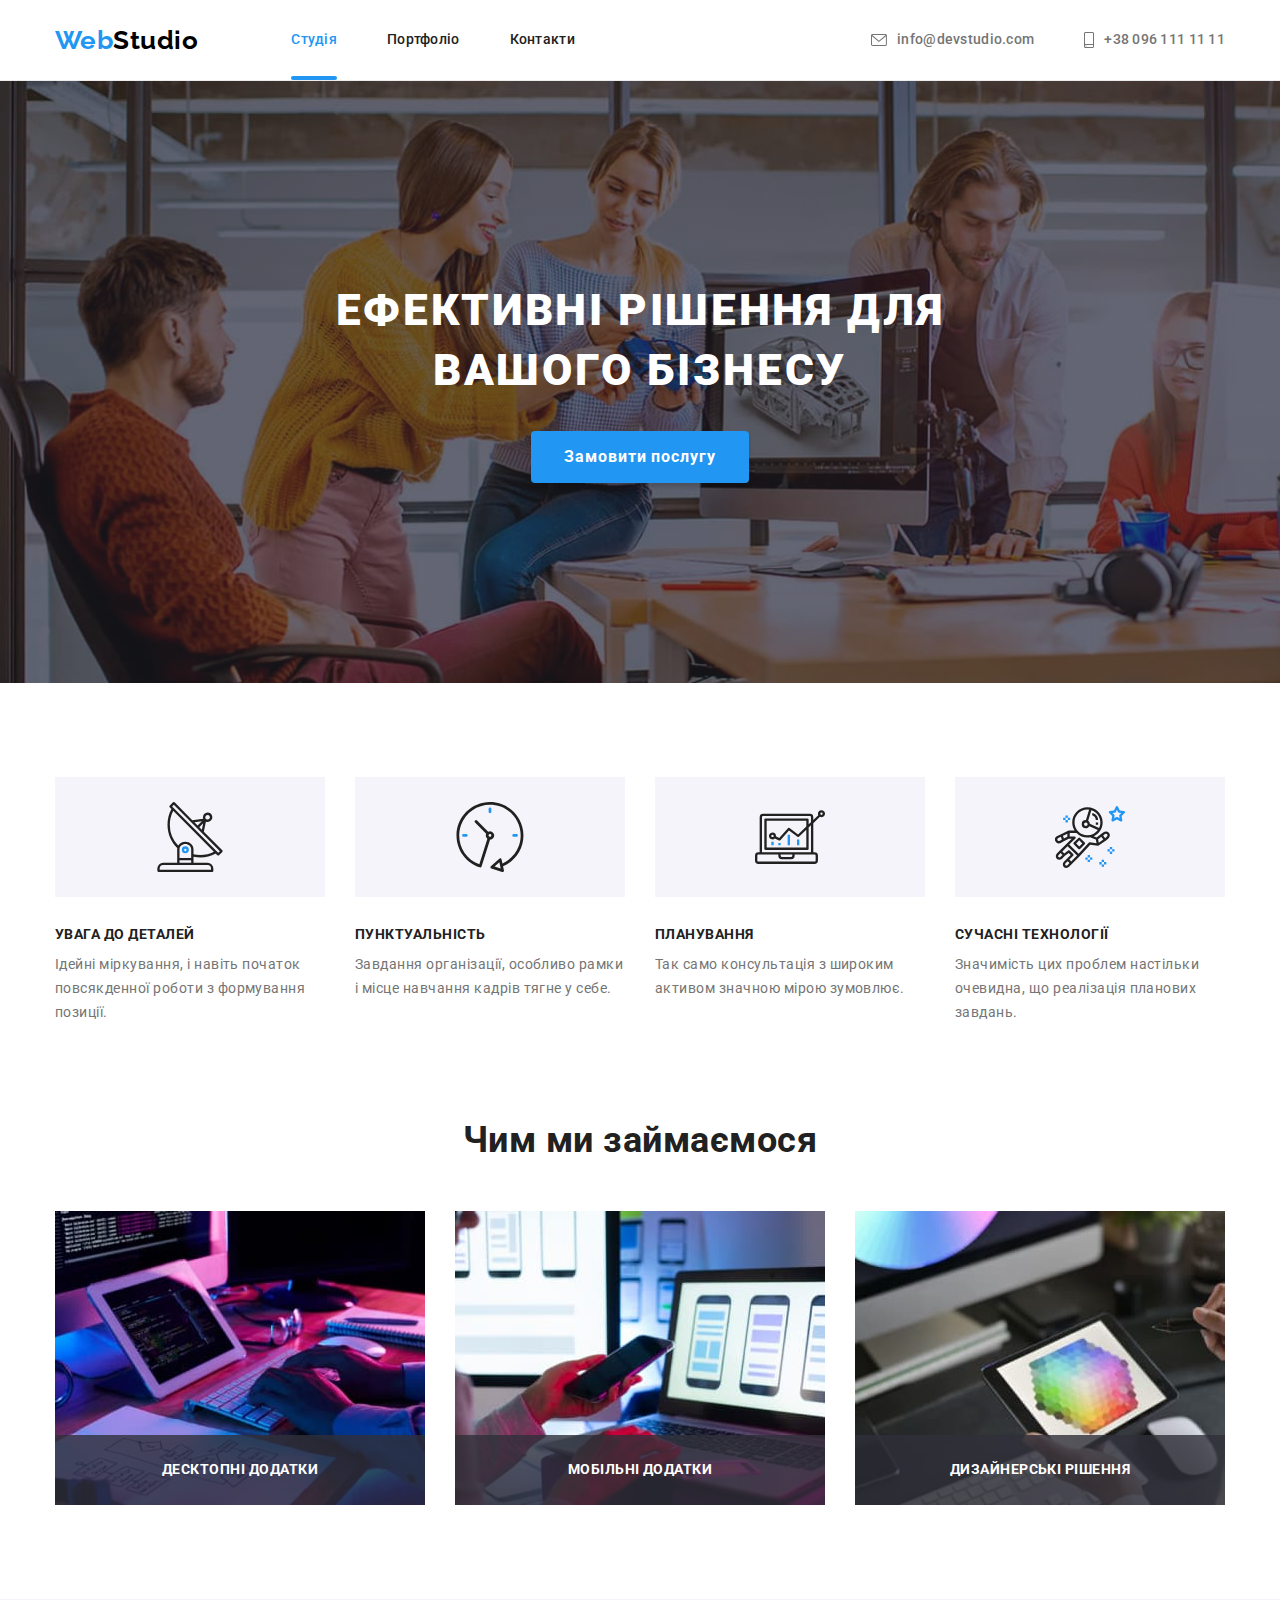
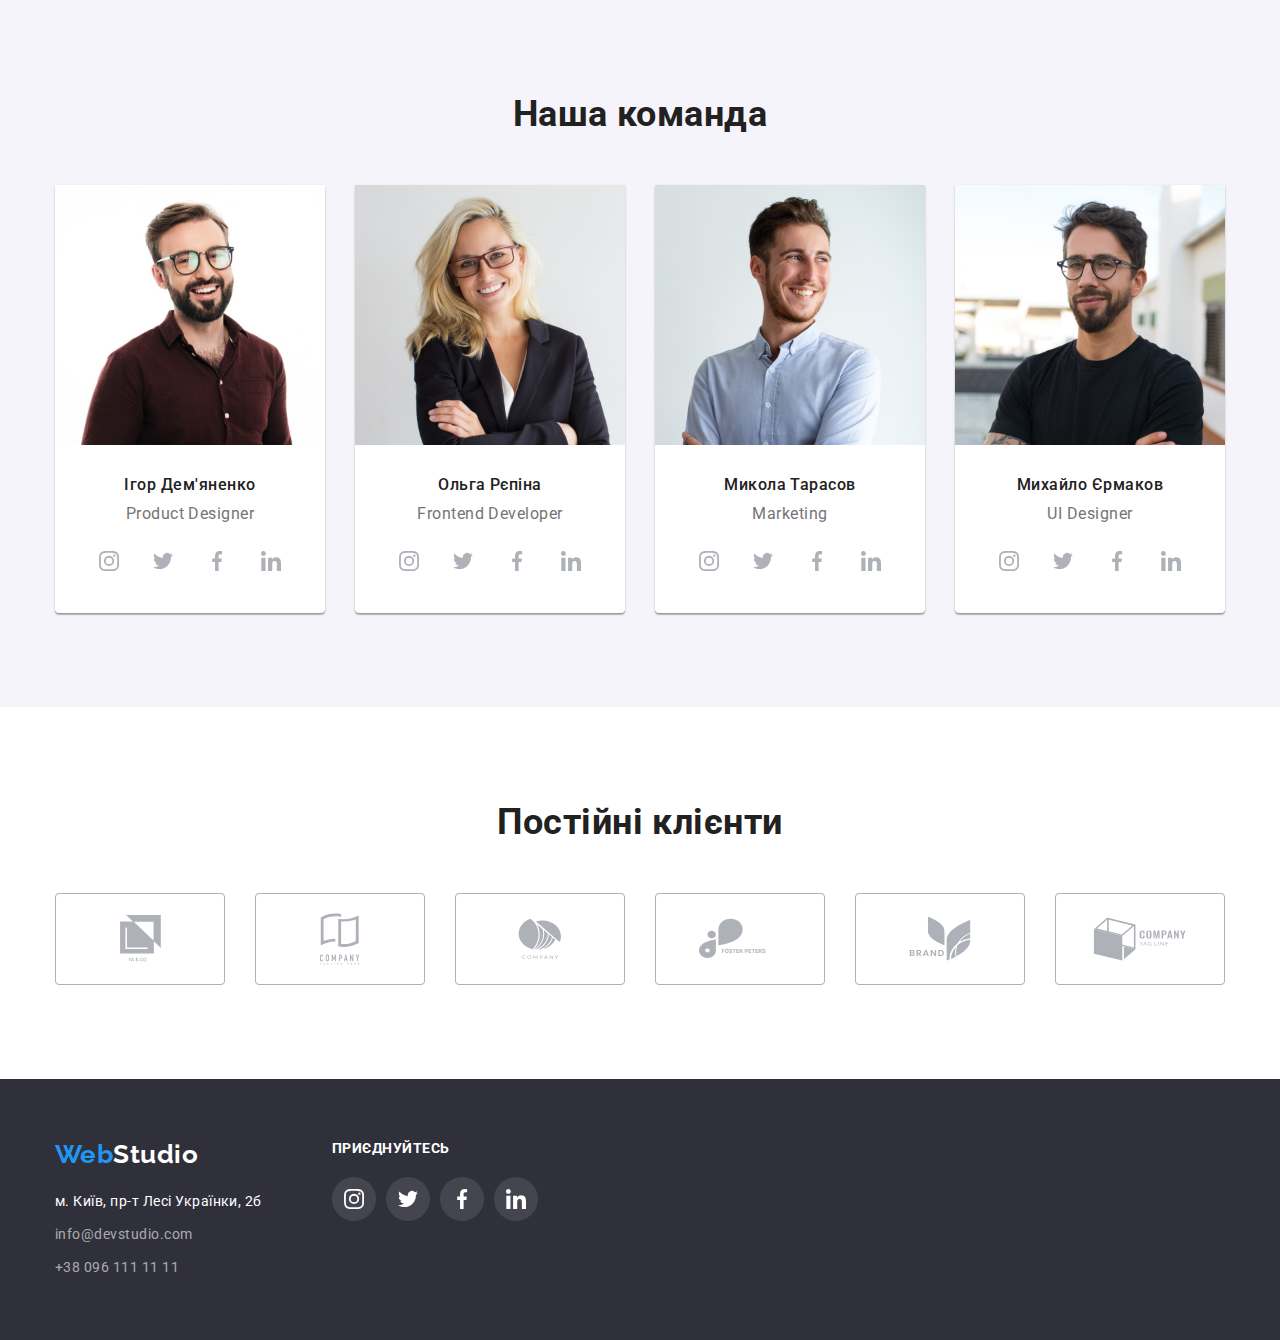
<file: index.html>
<!DOCTYPE html>
<html lang="uk">
  <head>
    <meta charset="UTF-8" />
    <meta http-equiv="X-UA-Compatible" content="IE=edge" />
    <meta name="viewport" content="width=device-width, initial-scale=1.0" />
    <title>Студія</title>
    <link rel="preconnect" href="https://fonts.googleapis.com" />
    <link rel="preconnect" href="https://fonts.gstatic.com" crossorigin />
    <link
      href="https://fonts.googleapis.com/css2?family=Raleway:wght@700&family=Roboto:wght@400;500;700;900&display=swap"
      rel="stylesheet"
    />
    <link
      rel="stylesheet"
      href="https://cdnjs.cloudflare.com/ajax/libs/modern-normalize/1.1.0/modern-normalize.min.css"
    />
    <link rel="stylesheet" href="./css/styles.css" />
  </head>
  <body>
    <!-- Шапка сайта -->
    <header class="page-header">
      <div class="container">
        <nav class="page-nav">
          <a
            href="http://devstudio.com/"
            class="logo-header"
            target="_blank"
            rel="noopener nofollow noreferrer"
          >
            <span class="logo-web">Web</span>Studio
          </a>

          <ul class="site-nav">
            <li class="item"><a href="" class="link current">Студія</a></li>
            <li class="item">
              <a href="./portfolio.html" class="link">Портфоліо</a>
            </li>
            <li class="item"><a href="" class="link">Контакти</a></li>
          </ul>
        </nav>

        <ul class="contact">
          <li class="item">
            <a href="mailto:info@devstudio.com" class="contact-mail">
              <svg class="icon-mail" width="16" height="12">
                <use href="./images/icons.svg#icon-mail"></use>
              </svg>
              info@devstudio.com</a
            >
          </li>
          <li class="item">
            <a href="tel:+380961111111" class="contact-tel"
              ><svg class="icon-tel" width="10" height="16">
                <use href="./images/icons.svg#icon-smartphone"></use>
              </svg>
              +38 096 111 11 11</a
            >
          </li>
        </ul>
      </div>
    </header>

    <main>
      <!-- Ефективні рішення Герой  -->
      <section class="section hero">
        <div class="container">
          <h1 class="hero-title">Ефективні рішення для вашого бізнесу</h1>
          <button type="button" class="btn" data-modal-open>
            Замовити послугу
          </button>
        </div>
      </section>

      <!-- Заголовок Особливості потом скрыть в стилях -->
      <section class="section">
        <div class="container">
          <h2 class="feature-title visually-hidden">Особливості</h2>
          <ul class="feature-list">
            <li class="feature-item">
              <div class="icon-feature">
                <svg width="70" height="70">
                  <use href="./images/icons.svg#icon-antenna"></use>
                </svg>
              </div>
              <h3 class="title">Увага до деталей</h3>
              <p class="feature-text">
                Ідейні міркування, &#105; навіть початок повсякденної роботи з
                формування позиції.
              </p>
            </li>
            <li class="feature-item">
              <div class="icon-feature">
                <svg width="70" height="70">
                  <use href="./images/icons.svg#icon-clock"></use>
                </svg>
              </div>
              <h3 class="title">Пунктуальність</h3>
              <p class="feature-text">
                Завдання організації, особливо рамки &#105; місце навчання
                кадрів тягне у себе.
              </p>
            </li>
            <li class="feature-item">
              <div class="icon-feature">
                <svg width="70" height="70">
                  <use href="./images/icons.svg#icon-diagram"></use>
                </svg>
              </div>
              <h3 class="title">Планування</h3>
              <p class="feature-text">
                Так само консультація з широким активом значною мірою зумовлює.
              </p>
            </li>
            <li class="feature-item">
              <div class="icon-feature">
                <svg width="70" height="70">
                  <use href="./images/icons.svg#icon-astronaut"></use>
                </svg>
              </div>
              <h3 class="title">Сучасні технології</h3>
              <p class="feature-text">
                Значимість цих проблем настільки очевидна, що реалізація
                планових завдань.
              </p>
            </li>
          </ul>
        </div>
      </section>

      <!-- Чим ми займаємося -->
      <section class="section labor">
        <div class="container">
          <h2 class="labor-title">Чим ми займаємося</h2>

          <ul class="labor-list">
            <li class="labor-img">
              <img
                src="./images/box1.jpg"
                alt="Людина набирає код на клавіатурі"
                width="370"
                height="294"
              />
              <div class="labor-box">
                <p class="labor-text">Десктопні додатки</p>
              </div>
            </li>
            <li class="labor-img">
              <img
                src="./images/box2.jpg"
                alt="Вибір макету мобільного додатку"
                width="370"
                height="294"
              />
              <div class="labor-box">
                <p class="labor-text">Мобільні додатки</p>
              </div>
            </li>
            <li class="labor-img">
              <img
                src="./images/box3.jpg"
                alt="Кольорова палітра на планшеті"
                width="370"
                height="294"
              />
              <div class="labor-box">
                <p class="labor-text">Дизайнерські рішення</p>
              </div>
            </li>
          </ul>
        </div>
      </section>

      <!-- Наша команда -->
      <section class="section team">
        <div class="container">
          <h2 class="team-title">Наша команда</h2>
          <ul class="team-list">
            <li class="team-card">
              <img
                src="./images/teamcard1.jpg"
                alt="Молодий чоловік в окулярах посміхається"
                width="270"
                height="260"
              />
              <div class="team-name">
                <h3 class="member">Ігор Дем'яненко</h3>
                <p lang="en" class="rank">Product Designer</p>
                <ul class="icon-list">
                  <li class="icon">
                    <a class="icon-link" href="https://www.instagram.com/">
                      <svg
                        aria-label="іконка інстаграму"
                        class="icon-team"
                        width="20"
                        height="20"
                      >
                        <use href="./images/icons.svg#icon-instagram"></use>
                      </svg>
                    </a>
                  </li>
                  <li class="icon">
                    <a class="icon-link" href="https://twitter.com/">
                      <svg
                        aria-label="іконка твіттера"
                        class="icon-team"
                        width="20"
                        height="20"
                      >
                        <use href="./images/icons.svg#icon-twitter"></use>
                      </svg>
                    </a>
                  </li>
                  <li class="icon">
                    <a class="icon-link" href="https://www.facebook.com/">
                      <svg
                        aria-label="іконка фейсбуку"
                        class="icon-team"
                        width="20"
                        height="20"
                      >
                        <use href="./images/icons.svg#icon-facebook"></use>
                      </svg>
                    </a>
                  </li>
                  <li class="icon">
                    <a class="icon-link" href="https://www.linkedin.com/">
                      <svg
                        aria-label="іконка линкедін"
                        class="icon-team"
                        width="20"
                        height="20"
                      >
                        <use href="./images/icons.svg#icon-linkedin"></use>
                      </svg>
                    </a>
                  </li>
                </ul>
              </div>
            </li>
            <li class="team-card">
              <img
                src="./images/teamcard2.jpg"
                alt="Усміхнена жінка"
                width="270"
                height="260"
              />
              <div class="team-name">
                <h3 class="member">Ольга Рєпіна</h3>
                <p lang="en" class="rank">Frontend Developer</p>
                <ul class="icon-list">
                  <li class="icon">
                    <a class="icon-link" href="https://www.instagram.com/">
                      <svg
                        aria-label="іконка інстаграму"
                        class="icon-team"
                        width="20"
                        height="20"
                      >
                        <use href="./images/icons.svg#icon-instagram"></use>
                      </svg>
                    </a>
                  </li>
                  <li class="icon">
                    <a class="icon-link" href="https://twitter.com/">
                      <svg
                        aria-label="іконка твіттера"
                        class="icon-team"
                        width="20"
                        height="20"
                      >
                        <use href="./images/icons.svg#icon-twitter"></use>
                      </svg>
                    </a>
                  </li>
                  <li class="icon">
                    <a class="icon-link" href="https://www.facebook.com/">
                      <svg
                        aria-label="іконка фейсбуку"
                        class="icon-team"
                        width="20"
                        height="20"
                      >
                        <use href="./images/icons.svg#icon-facebook"></use>
                      </svg>
                    </a>
                  </li>
                  <li class="icon">
                    <a class="icon-link" href="https://www.linkedin.com/">
                      <svg
                        aria-label="іконка линкедін"
                        class="icon-team"
                        width="20"
                        height="20"
                      >
                        <use href="./images/icons.svg#icon-linkedin"></use>
                      </svg>
                    </a>
                  </li>
                </ul>
              </div>
            </li>
            <li class="team-card">
              <img
                src="./images/teamcard3.jpg"
                alt="Молодий чоловік у світлій сорочці"
                width="270"
                height="260"
              />
              <div class="team-name">
                <h3 class="member">Микола Тарасов</h3>
                <p lang="en" class="rank">Marketing</p>
                <ul class="icon-list">
                  <li class="icon">
                    <a class="icon-link" href="https://www.instagram.com/">
                      <svg
                        aria-label="іконка інстаграму"
                        class="icon-team"
                        width="20"
                        height="20"
                      >
                        <use href="./images/icons.svg#icon-instagram"></use>
                      </svg>
                    </a>
                  </li>
                  <li class="icon">
                    <a class="icon-link" href="https://twitter.com/">
                      <svg
                        aria-label="іконка твіттера"
                        class="icon-team"
                        width="20"
                        height="20"
                      >
                        <use href="./images/icons.svg#icon-twitter"></use>
                      </svg>
                    </a>
                  </li>
                  <li class="icon">
                    <a class="icon-link" href="https://www.facebook.com/">
                      <svg
                        aria-label="іконка фейсбуку"
                        class="icon-team"
                        width="20"
                        height="20"
                      >
                        <use href="./images/icons.svg#icon-facebook"></use>
                      </svg>
                    </a>
                  </li>
                  <li class="icon">
                    <a class="icon-link" href="https://www.linkedin.com/">
                      <svg
                        aria-label="іконка линкедін"
                        class="icon-team"
                        width="20"
                        height="20"
                      >
                        <use href="./images/icons.svg#icon-linkedin"></use>
                      </svg>
                    </a>
                  </li>
                </ul>
              </div>
            </li>
            <li class="team-card">
              <img
                src="./images/teamcard4.jpg"
                alt="Молодий чоловік в окулярах та с бородою"
                width="270"
                height="260"
              />
              <div class="team-name">
                <h3 class="member">Михайло Єрмаков</h3>
                <p lang="en" class="rank">UI Designer</p>
                <ul class="icon-list">
                  <li class="icon">
                    <a class="icon-link" href="https://www.instagram.com/">
                      <svg
                        aria-label="іконка інстаграму"
                        class="icon-team"
                        width="20"
                        height="20"
                      >
                        <use href="./images/icons.svg#icon-instagram"></use>
                      </svg>
                    </a>
                  </li>
                  <li class="icon">
                    <a class="icon-link" href="https://twitter.com/">
                      <svg
                        aria-label="іконка твіттера"
                        class="icon-team"
                        width="20"
                        height="20"
                      >
                        <use href="./images/icons.svg#icon-twitter"></use>
                      </svg>
                    </a>
                  </li>
                  <li class="icon">
                    <a class="icon-link" href="https://www.facebook.com/">
                      <svg
                        aria-label="іконка фейсбуку"
                        class="icon-team"
                        width="20"
                        height="20"
                      >
                        <use href="./images/icons.svg#icon-facebook"></use>
                      </svg>
                    </a>
                  </li>
                  <li class="icon">
                    <a class="icon-link" href="https://www.linkedin.com/">
                      <svg
                        aria-label="іконка линкедін"
                        class="icon-team"
                        width="20"
                        height="20"
                      >
                        <use href="./images/icons.svg#icon-linkedin"></use>
                      </svg>
                    </a>
                  </li>
                </ul>
              </div>
            </li>
          </ul>
        </div>
      </section>

      <!-- Постійні клієнти -->
      <section class="section">
        <div class="container">
          <h2 class="clients-title">Постійні клієнти</h2>

          <ul class="clients-list">
            <li class="clients-item">
              <a class="clients-link" href="">
                <svg
                  class="clients-icon"
                  aria-label="логотип компанії я та компані"
                  width="41"
                  height="46.7"
                >
                  <use href="./images/icons.svg#icon-group1"></use>
                </svg>
              </a>
            </li>

            <li class="clients-item">
              <a class="clients-link" href="">
                <svg
                  class="clients-icon"
                  aria-label="логотип компанії теглайт хіа"
                  width="40"
                  height="52"
                >
                  <use href="./images/icons.svg#icon-group2"></use>
                </svg>
              </a>
            </li>
            <li class="clients-item">
              <a class="clients-link" href="">
                <svg
                  class="clients-icon"
                  aria-label="Логотип компанії"
                  width="43.46"
                  height="41.18"
                >
                  <use href="./images/icons.svg#icon-group3"></use>
                </svg>
              </a>
            </li>

            <li class="clients-item">
              <a class="clients-link" href="">
                <svg
                  class="clients-icon"
                  aria-label="Логотип компанії Фостер Петерс"
                  width="84.44"
                  height="40.62"
                >
                  <use href="./images/icons.svg#icon-group4"></use>
                </svg>
              </a>
            </li>

            <li class="clients-item">
              <a class="clients-link" href="">
                <svg
                  class="clients-icon"
                  aria-label="Логотип компанії бренд"
                  width="62.54"
                  height="45.43"
                >
                  <use href="./images/icons.svg#icon-group5"></use>
                </svg>
              </a>
            </li>

            <li class="clients-item">
              <a class="clients-link" href="">
                <svg
                  class="clients-icon"
                  aria-label="Логотип компанії тег лайн"
                  width="93.79"
                  height="43.93"
                >
                  <use href="./images/icons.svg#icon-group6"></use>
                </svg>
              </a>
            </li>
          </ul>
        </div>
      </section>
    </main>

    <!-- Футер -->
    <footer class="page-footer">
      <div class="container site-footer">
        <div class="footer-address">
          <a
            class="logo-footer"
            href="http://devstudio.com/"
            target="_blank"
            rel="noopener nofollow noreferrer"
          >
            <span class="logo-web">Web</span>Studio
          </a>

          <address class="address-info">
            <ul class="address-list">
              <li class="studio-address">
                <a
                  class="studio-address-link"
                  href="https://goo.gl/maps/Z3nNSveunDWHVFVc7"
                  target="_blank"
                  rel="noopener nofollow noreferrer"
                  >м. Київ, пр-т Лесі Українки, 2б</a
                >
              </li>
              <li class="studio-mail">
                <a class="mail" href="mailto:info@devstudio.com"
                  >info@devstudio.com</a
                >
              </li>
              <li class="studio-tel">
                <a class="tel" href="tel:+380961111111">+38 096 111 11 11</a>
              </li>
            </ul>
          </address>
        </div>

        <div class="footer-network">
          <p class="footer-title">приєднуйтесь</p>

          <ul class="footer-list">
            <li class="footer-link">
              <a class="socials" href="https://www.instagram.com/">
                <svg
                  class="footer-icon"
                  aria-label="іконка інстаграму"
                  width="20"
                  height="20"
                >
                  <use href="./images/icons.svg#icon-instagram"></use>
                </svg>
              </a>
            </li>

            <li class="footer-link">
              <a class="socials" href="https://twitter.com/">
                <svg
                  class="footer-icon"
                  aria-label="іконка твіттуру"
                  width="20"
                  height="20"
                >
                  <use href="./images/icons.svg#icon-twitter"></use>
                </svg>
              </a>
            </li>

            <li class="footer-link">
              <a class="socials" href="https://www.facebook.com/">
                <svg
                  class="footer-icon"
                  aria-label="іконка фейсбуку"
                  width="20"
                  height="20"
                >
                  <use href="./images/icons.svg#icon-facebook"></use>
                </svg>
              </a>
            </li>

            <li class="footer-link">
              <a class="socials" href="https://www.linkedin.com/">
                <svg
                  class="footer-icon"
                  aria-label="іконка линкедін"
                  width="20"
                  height="20"
                >
                  <use href="./images/icons.svg#icon-linkedin"></use>
                </svg>
              </a>
            </li>
          </ul>
        </div>
      </div>
    </footer>
    <div class="backdrop is-hidden" data-modal>
      <div class="modal">
        <button type="button" class="close-modal" data-modal-close>
          <svg width="18" height="18">
            <use href="./images/icons.svg#icon-close-black"></use>
          </svg>
        </button>
      </div>
    </div>

    <script src="./js/modal.js"></script>
  </body>
</html>
</file>
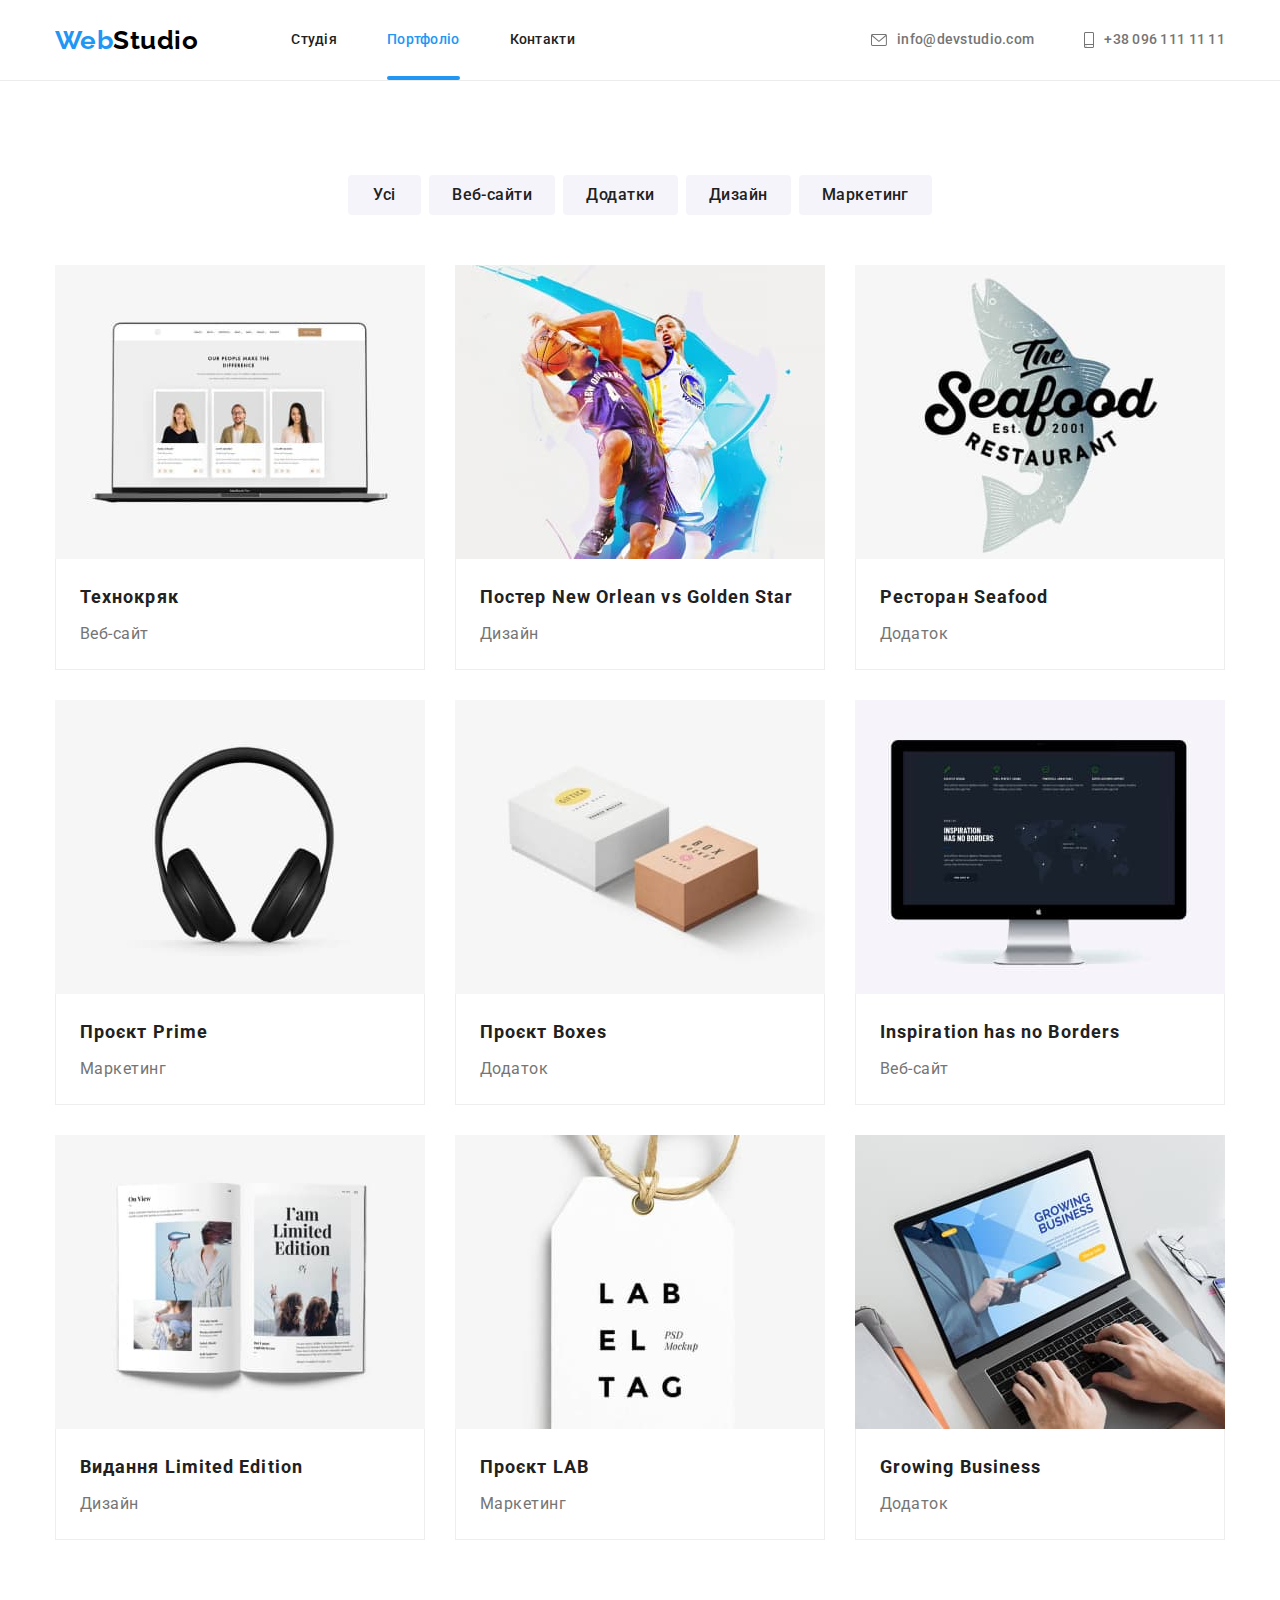
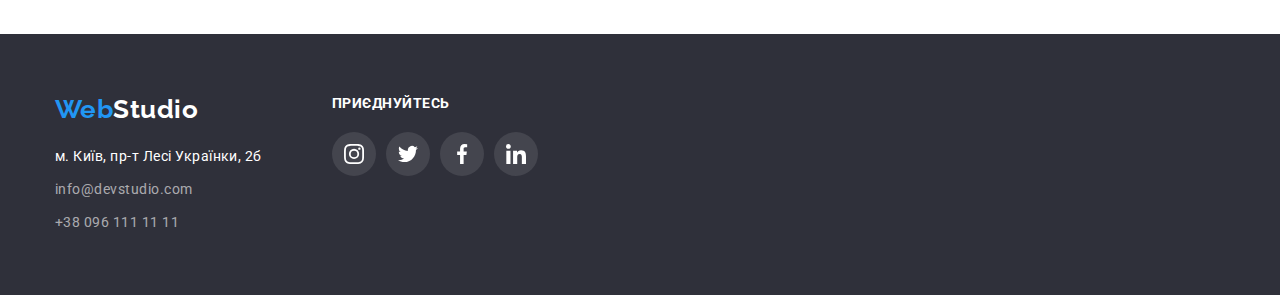
<file: portfolio.html>
<!DOCTYPE html>
<html lang="uk">
  <head>
    <meta charset="UTF-8" />
    <meta http-equiv="X-UA-Compatible" content="IE=edge" />
    <meta name="viewport" content="width=device-width, initial-scale=1.0" />
    <title>Портфоліо</title>
    <link rel="preconnect" href="https://fonts.googleapis.com" />
    <link rel="preconnect" href="https://fonts.gstatic.com" crossorigin />
    <link
      href="https://fonts.googleapis.com/css2?family=Raleway:wght@700&family=Roboto:wght@400;500;700;900&display=swap"
      rel="stylesheet"
    />
    <link
      rel="stylesheet"
      href="https://cdnjs.cloudflare.com/ajax/libs/modern-normalize/1.1.0/modern-normalize.min.css"
    />
    <link rel="stylesheet" href="./css/styles.css   " />
  </head>
  <body>
    <!-- Шапка сайта -->
    <header class="page-header">
      <div class="container">
        <nav class="page-nav">
          <a
            href="http://devstudio.com/"
            class="logo-header"
            target="_blank"
            rel="noopener nofollow noreferrer"
          >
            <span class="logo-web">Web</span>Studio
          </a>

          <ul class="site-nav">
            <li class="item"><a href="./index.html" class="link">Студія</a></li>
            <li class="item">
              <a href="" class="link current">Портфоліо</a>
            </li>
            <li class="item"><a href="" class="link">Контакти</a></li>
          </ul>
        </nav>

        <ul class="contact">
          <li class="item">
            <a href="mailto:info@devstudio.com" class="contact-mail">
              <svg class="icon-mail" width="16" height="12">
                <use href="./images/icons.svg#icon-mail"></use>
              </svg>
              info@devstudio.com</a
            >
          </li>
          <li class="item">
            <a href="tel:+380961111111" class="contact-tel"
              ><svg class="icon-tel" width="10" height="16">
                <use href="./images/icons.svg#icon-smartphone"></use>
              </svg>
              +38 096 111 11 11</a
            >
          </li>
        </ul>
      </div>
    </header>
    <main>
      <!-- Фільтри -->
      <section class="section">
        <div class="container">
          <!-- Заголовок Проєкти потом скрыть в стилях -->
          <h1 class="visually-hidden">Проєкти</h1>

          <ul class="btn-list">
            <li><button type="button" class="button-filter">Усі</button></li>
            <li>
              <button type="button" class="button-filter">Веб-сайти</button>
            </li>
            <li>
              <button type="button" class="button-filter">Додатки</button>
            </li>
            <li><button type="button" class="button-filter">Дизайн</button></li>
            <li>
              <button type="button" class="button-filter">Маркетинг</button>
            </li>
          </ul>

          <ul class="project-list">
            <li class="project-card">
              <a class="project-link" href="">
                <div class="project-aside">
                  <img
                    src="./images/project1.jpg"
                    alt="Відкритий сайт на ноутбуці"
                    width="370"
                    height="294"
                  />
                  <p class="project-desc">
                    Ресурс пропонує комплексні пропозиції з різним рівнем
                    функціоналу та сервісів. Все це дозволить відвідувачу
                    отримати вичерпні відомості про компанію чи приватну особу.
                  </p>
                </div>
                <div class="project-name">
                  <h2 class="project-title">Технокряк</h2>
                  <p class="project-text">Веб-сайт</p>
                </div>
              </a>
            </li>
            <li class="project-card">
              <a class="project-link" href="">
                <div class="project-aside">
                  <img
                    src="./images/project2.jpg"
                    alt="Два чоловіка грають у бастекбол"
                    width="370"
                    height="294"
                  />
                  <p class="project-desc">
                    Ресурс пропонує комплексні пропозиції з різним рівнем
                    функціоналу та сервісів. Все це дозволить відвідувачу
                    отримати вичерпні відомості про компанію чи приватну особу.
                  </p>
                </div>
                <div class="project-name">
                  <h2 class="project-title">
                    Постер <span lang="en">New Orlean vs Golden Star</span>
                  </h2>
                  <p class="project-text">Дизайн</p>
                </div>
              </a>
            </li>
            <li class="project-card">
              <a class="project-link" href="">
                <div class="project-aside">
                  <img
                    src="./images/project3.jpg"
                    alt="Логотип ресторану"
                    width="370"
                    height="294"
                  />
                  <p class="project-desc">
                    Ресурс пропонує комплексні пропозиції з різним рівнем
                    функціоналу та сервісів. Все це дозволить відвідувачу
                    отримати вичерпні відомості про компанію чи приватну особу.
                  </p>
                </div>
                <div class="project-name">
                  <h2 class="project-title">
                    Ресторан <span lang="en">Seafood</span>
                  </h2>
                  <p class="project-text">Додаток</p>
                </div>
              </a>
            </li>
            <li class="project-card">
              <a class="project-link" href="">
                <div class="project-aside">
                  <img
                    src="./images/project4.jpg"
                    alt="Бездротові накладні навушники"
                    width="370"
                    height="294"
                  />
                  <p class="project-desc">
                    Ресурс пропонує комплексні пропозиції з різним рівнем
                    функціоналу та сервісів. Все це дозволить відвідувачу
                    отримати вичерпні відомості про компанію чи приватну особу.
                  </p>
                </div>
                <div class="project-name">
                  <h2 class="project-title">
                    Проєкт <span lang="en">Prime</span>
                  </h2>
                  <p class="project-text">Маркетинг</p>
                </div>
              </a>
            </li>
            <li class="project-card">
              <a class="project-link" href="">
                <div class="project-aside">
                  <img
                    src="./images/project5.jpg"
                    alt="Дві картонні коробки"
                    width="370"
                    height="294"
                  />
                  <p class="project-desc">
                    Ресурс пропонує комплексні пропозиції з різним рівнем
                    функціоналу та сервісів. Все це дозволить відвідувачу
                    отримати вичерпні відомості про компанію чи приватну особу.
                  </p>
                </div>
                <div class="project-name">
                  <h2 class="project-title">
                    Проєкт <span lang="en">Boxes</span>
                  </h2>
                  <p class="project-text">Додаток</p>
                </div>
              </a>
            </li>
            <li class="project-card">
              <a class="project-link" href="">
                <div class="project-aside">
                  <img
                    src="./images/project6.jpg"
                    alt="Монітор з відкритою сторінкою сайту"
                    width="370"
                    height="294"
                  />
                  <p class="project-desc">
                    Ресурс пропонує комплексні пропозиції з різним рівнем
                    функціоналу та сервісів. Все це дозволить відвідувачу
                    отримати вичерпні відомості про компанію чи приватну особу.
                  </p>
                </div>
                <div class="project-name">
                  <h2 lang="en" class="project-title">
                    Inspiration has no Borders
                  </h2>
                  <p class="project-text">Веб-сайт</p>
                </div>
              </a>
            </li>
            <li class="project-card">
              <a class="project-link" href="">
                <div class="project-aside">
                  <img
                    src="./images/project7.jpg"
                    alt="Відкритий журнал"
                    width="370"
                    height="294"
                  />
                  <p class="project-desc">
                    Ресурс пропонує комплексні пропозиції з різним рівнем
                    функціоналу та сервісів. Все це дозволить відвідувачу
                    отримати вичерпні відомості про компанію чи приватну особу.
                  </p>
                </div>
                <div class="project-name">
                  <h2 class="project-title">
                    Видання <span lang="en">Limited Edition</span>
                  </h2>
                  <p class="project-text">Дизайн</p>
                </div>
              </a>
            </li>
            <li class="project-card">
              <a class="project-link" href="">
                <div class="project-aside">
                  <img
                    src="./images/project8.jpg"
                    alt="Бірка в написом"
                    width="370"
                    height="294"
                  />
                  <p class="project-desc">
                    Ресурс пропонує комплексні пропозиції з різним рівнем
                    функціоналу та сервісів. Все це дозволить відвідувачу
                    отримати вичерпні відомості про компанію чи приватну особу.
                  </p>
                </div>
                <div class="project-name">
                  <h2 class="project-title">
                    Проєкт <span lang="en">LAB</span>
                  </h2>
                  <p class="project-text">Маркетинг</p>
                </div>
              </a>
            </li>
            <li class="project-card">
              <a class="project-link" href="">
                <div class="project-aside">
                  <img
                    src="./images/project9.jpg"
                    alt="Руки набирають текст на клавіатурі ноутбука"
                    width="370"
                    height="294"
                  />
                  <p class="project-desc">
                    Ресурс пропонує комплексні пропозиції з різним рівнем
                    функціоналу та сервісів. Все це дозволить відвідувачу
                    отримати вичерпні відомості про компанію чи приватну особу.
                  </p>
                </div>
                <div class="project-name">
                  <h2 lang="en" class="project-title">Growing Business</h2>
                  <p class="project-text">Додаток</p>
                </div>
              </a>
            </li>
          </ul>
        </div>
      </section>
    </main>

    <!-- Футер -->
    <footer class="page-footer">
      <div class="container site-footer">
        <div class="footer-address">
          <a
            class="logo-footer"
            href="http://devstudio.com/"
            target="_blank"
            rel="noopener nofollow noreferrer"
          >
            <span class="logo-web">Web</span>Studio
          </a>

          <address class="address-info">
            <ul class="address-list">
              <li class="studio-address">
                <a
                  class="studio-address-link"
                  href="https://goo.gl/maps/Z3nNSveunDWHVFVc7"
                  target="_blank"
                  rel="noopener nofollow noreferrer"
                  >м. Київ, пр-т Лесі Українки, 2б</a
                >
              </li>
              <li class="studio-mail">
                <a class="mail" href="mailto:info@devstudio.com"
                  >info@devstudio.com</a
                >
              </li>
              <li class="studio-tel">
                <a class="tel" href="tel:+380961111111">+38 096 111 11 11</a>
              </li>
            </ul>
          </address>
        </div>

        <div class="footer-network">
          <p class="footer-title">приєднуйтесь</p>

          <ul class="footer-list">
            <li class="footer-link">
              <a class="socials" href="https://www.instagram.com/">
                <svg
                  class="footer-icon"
                  aria-label="іконка інстаграму"
                  width="20"
                  height="20"
                >
                  <use href="./images/icons.svg#icon-instagram"></use>
                </svg>
              </a>
            </li>

            <li class="footer-link">
              <a class="socials" href="https://twitter.com/">
                <svg
                  class="footer-icon"
                  aria-label="іконка твіттуру"
                  width="20"
                  height="20"
                >
                  <use href="./images/icons.svg#icon-twitter"></use>
                </svg>
              </a>
            </li>

            <li class="footer-link">
              <a class="socials" href="https://www.facebook.com/">
                <svg
                  class="footer-icon"
                  aria-label="іконка фейсбуку"
                  width="20"
                  height="20"
                >
                  <use href="./images/icons.svg#icon-facebook"></use>
                </svg>
              </a>
            </li>

            <li class="footer-link">
              <a class="socials" href="https://www.linkedin.com/">
                <svg
                  class="footer-icon"
                  aria-label="іконка линкедін"
                  width="20"
                  height="20"
                >
                  <use href="./images/icons.svg#icon-linkedin"></use>
                </svg>
              </a>
            </li>
          </ul>
        </div>
      </div>
    </footer>
  </body>
</html>
</file>
<file: css/styles.css>
/* Змінні кольори */
:root {
  --primary-text-color: #757575;
  --secondary-text-color: #ffffff;
  --title-text-color: #212121;
  --accent-color: #2196f3;
  --logo-header-color: #000000;
  --hero-background-color: #2f303a;
  --primary-background-color: #ffffff;
  --secondary-background-color: #f5f4fa;
  --button-background-color: #f5f4fa;
  --info-address-color: rgba(255, 255, 255, 0.6);
  --border-card-color: #eeeeee;
  --primary-icon-color: #afb1b8;
  --secondary-icon-color: #afb1b8;
  --accent-icon-color: #ffffff;
  --background-icon-color: rgba(255, 255, 255, 0.1);
  --card-shadow: 0px 2px rgba(0, 0, 0, 0.2), 0px 1px rgba(0, 0, 0, 0.14),
    0px 1px rgba(0, 0, 0, 0.12);
}
ul {
  list-style: none;
  padding: 0;
  margin: 0;
}

/* Граничні розміри блоків */
* {
  box-sizing: border-box;
}

/* Скидання відступів знизу фото */
img {
  display: block;
  max-width: 100%;
  height: auto;
}

/* ==================Стилі для index.html============= */
body {
  background-color: var(--primary-background-color);
  color: var(--primary-text-color);
  font-family: Roboto, sans-serif;
  letter-spacing: 0.03em;
}

/* Хедер */
.page-header,
.page-nav,
.contact {
  display: flex;
  align-items: center;
}

.page-header {
  border-bottom: 1px solid #ececec;
}

/* Логотип WebStudio в хедері */
.logo-header {
  color: var(--logo-header-color);
  font-family: Raleway, sans-serif;
  text-decoration: none;
  font-weight: 700;
  font-size: 26px;
  line-height: 1.19;
  text-align: Left;
  vertical-align: Top;
}
.logo-web {
  color: var(--accent-color);
}

/* Навігація в хедері */

.container {
  margin-left: auto;
  margin-right: auto;
  width: 1200px;
  padding-left: 15px;
  padding-right: 15px;
  /* outline: 2px solid tomato; */
}

.site-nav {
  display: flex;
  margin-left: 93px;
}

.site-nav .item + .item {
  margin-left: 50px;
}

.site-nav .link {
  display: block;
  padding-top: 32px;
  padding-bottom: 32px;

  color: var(--title-text-color);
  text-decoration: none;
  font-weight: 500;
  font-size: 14px;
  line-height: 1.14;
  text-align: left;
  vertical-align: top;
  letter-spacing: 0.02em;
}

.site-nav .link:hover,
.site-nav .link:focus {
  color: var(--accent-color);
}

.site-nav .link.current {
  color: var(--accent-color);
}

.item .current {
  position: relative;
}

.current::after {
  content: "";
  display: block;
  position: absolute;
  right: 0;
  bottom: 0;
  left: 0;
  width: 100%;
  height: 4px;
  background-color: var(--accent-color);
  border-radius: 2px;
}

.link,
.contact-mail,
.contact-tel {
  transition-property: color;
  transition-duration: 250ms;
  transition-timing-function: cubic-bezier(0.4, 0, 0.2, 1);
}

/* Контакти в хедері */

.contact {
  display: flex;
  margin-left: auto;
  align-items: center;
}

.contact .item + .item {
  margin-left: 50px;
}

.item a {
  display: flex;
  align-items: center;
}

.page-header .container {
  display: flex;
}

.icon-mail,
.icon-tel {
  fill: currentColor;
  margin-right: 10px;
}

.icon-mail:hover,
.icon-tel:hover {
  fill: var(--accent-color);
}
.contact-mail,
.contact-tel {
  padding-top: 32px;
  padding-bottom: 32px;

  color: var(--primary-text-color);
  text-decoration: none;
  font-weight: 500;
  font-size: 14px;
  line-height: 1.14;
  text-align: left;
  vertical-align: top;
  letter-spacing: 0.02em;
}

.contact-mail:hover,
.contact-mail:focus,
.contact-tel:hover,
.contact-tel:focus {
  color: var(--accent-color);
}

/* Герой */

/* Тимчасовий фон для Героя */
.section.hero {
  text-align: Center;
  padding-top: 200px;
  padding-bottom: 200px;
  background-color: var(--hero-background-color);
  background-image: linear-gradient(
      rgba(47, 48, 58, 0.4),
      rgba(47, 48, 58, 0.4)
    ),
    url(../images/hero.jpg);
  background-size: cover;
}

.hero-title {
  margin-top: 0;
  margin-right: auto;
  margin-bottom: 30px;
  margin-left: auto;
  width: 696px;

  color: var(--secondary-text-color);
  text-transform: uppercase;
  font-weight: 900;
  font-size: 44px;
  line-height: 1.36;
  vertical-align: top;
  letter-spacing: 0.06em;
}

/* Кнопка замовити послугу*/
.btn {
  display: inline-block;

  border-radius: 4px;
  padding: 10px 32px;
  border: 1px solid transparent;
  min-width: 216px;

  color: var(--secondary-text-color);
  background-color: var(--accent-color);
  font-family: inherit;

  font-weight: 700;
  font-size: 16px;
  line-height: 1.88;
  text-align: Center;
  letter-spacing: 0.06em;
  cursor: pointer;
  box-shadow: 0 4px 4px rgba(0, 0, 0, 0.15);
}

/* Особливості */

/* Скритий заголовок Особливості */

.visually-hidden {
  position: absolute;
  white-space: nowrap;
  width: 1px;
  height: 1px;
  overflow: hidden;
  border: 0;
  padding: 0;
  clip: rect(0 0 0 0);
  clip-path: inset(50%);
  margin: -1px;
}

.section {
  padding-top: 94px;
  padding-bottom: 94px;
  margin-left: auto;
  margin-right: auto;
  max-width: 1600px;
  /* outline: 2px solid teal; */
}

.feature-list {
  display: flex;
  column-gap: 30px;
}

.feature-item {
  flex-basis: calc((100% - 90px) / 4);
}

.icon-feature {
  display: flex;
  justify-content: center;
  align-items: center;
  width: 270px;
  height: 120px;
  background-color: var(--secondary-background-color);
  margin-bottom: 30px;
}

.title {
  padding: 0;
  margin-top: 0;
  margin-bottom: 10px;
  color: var(--title-text-color);
  text-transform: uppercase;
  font-weight: 700;
  font-size: 14px;
  line-height: 1.14;
  text-align: left;
  vertical-align: top;
}

.feature-text {
  padding: 0;
  margin: 0;
  font-size: 14px;
  line-height: 1.71;
  text-align: left;
  vertical-align: top;
}

/* Чим ми займаємося */

.section.labor {
  padding-top: 0;
  padding-bottom: 94px;
}

.labor-title,
.team-title {
  padding: 0;
  margin-top: 0;
  margin-bottom: 50px;
  color: var(--title-text-color);
  font-weight: 700;
  font-size: 36px;
  line-height: 1.17;
  text-align: center;
  vertical-align: top;
}

.labor-list {
  display: flex;
  justify-content: space-between;
  column-gap: 30px;
}

.labor-img {
  position: relative;
  flex-basis: calc((100% - 60px) / 3);
}

.labor-box {
  position: absolute;
  bottom: 0;
  left: 0;
  right: 0;
  height: 70px;
  display: flex;
  justify-content: center;
  align-items: center;
  background-color: rgba(47, 48, 58, 0.8);
}

.labor-text {
  padding: 0;
  margin: 0;
  color: var(--secondary-text-color);
  text-transform: uppercase;
  font-weight: 700;
  font-size: 14px;
  line-height: 1.14;
  text-align: center;
  vertical-align: top;
}

/* Команда */

.team {
  background-color: var(--secondary-background-color);
}

.team-list {
  display: flex;
  justify-content: space-between;
  column-gap: 30px;
}

.team-card {
  flex-basis: calc((100% - 90px) / 4);
  background-color: var(--primary-background-color);
  border-bottom-right-radius: 4px;
  border-bottom-left-radius: 4px;
  box-shadow: 0 2px 1px rgba(0, 0, 0, 0.2), 0 1px 1px rgba(0, 0, 0, 0.14),
    0 1px 3px rgba(0, 0, 0, 0.12);
}

.team-name {
  text-align: center;
  padding-top: 30px;
  padding-bottom: 30px;
}

.member {
  padding: 0;
  margin-top: 0;
  margin-bottom: 10px;
  color: var(--title-text-color);
  font-weight: 500;
  font-size: 16px;
  line-height: 1.19;
  vertical-align: top;
}

.rank {
  padding: 0;
  margin: 0 0 16px 0;
  font-size: 16px;
  line-height: 1.19;
  vertical-align: top;
}

.icon-list {
  display: flex;
  justify-content: center;
  column-gap: 10px;
}

.icon-team {
  fill: var(--primary-icon-color);
  transition-property: fill;
  transition-duration: 250ms;
  transition-timing-function: cubic-bezier(0.4, 0, 0.2, 1);
}

.icon {
  width: 44px;
  height: 44px;
}

.icon-link {
  display: flex;
  justify-content: center;
  align-items: center;
  width: 100%;
  height: 100%;
  border-radius: 50%;
  background-color: var(--primary-background-color);
  transition-property: background-color;
  transition-duration: 250ms;
  transition-timing-function: cubic-bezier(0.4, 0, 0.2, 1);
}

.icon-link:hover,
.icon-link:focus {
  background-color: var(--accent-color);
}

.icon-link:hover .icon-team,
.icon-link:focus .icon-team {
  fill: var(--secondary-text-color);
}

/* Постійні клієнти */

.clients-title {
  padding: 0;
  margin-top: 0;
  margin-bottom: 50px;
  font-style: normal;
  font-weight: 700;
  font-size: 36px;
  line-height: 42px;
  text-align: center;
  color: var(--title-text-color);
}

.clients-list {
  display: flex;
  justify-content: center;
  column-gap: 30px;
}

.clients-item {
  width: 170px;
  height: 92px;
}

.clients-link {
  display: flex;
  justify-content: center;
  align-items: center;
  width: 100%;
  height: 100%;
  fill: var(--secondary-icon-color);
  background-color: var(--primary-background-color);
  border: 1px solid var(--secondary-icon-color);
  border-radius: 4px;
  transition-property: border-color;
  transition-duration: 250ms;
  transition-timing-function: cubic-bezier(0.4, 0, 0.2, 1);
}

.clients-link:hover,
.clients-link:focus {
  border-color: var(--accent-color);
  cursor: pointer;
}

.clients-link:hover .clients-icon,
.clients-link:focus .clients-icon {
  fill: var(--accent-color);
}

.clients-icon {
  display: block;
  fill: var(--primary-icon-color);
  transition-property: fill;
  transition-duration: 250ms;
  transition-timing-function: cubic-bezier(0.4, 0, 0.2, 1);
}

/* Футер */
.site-footer {
  display: flex;
  align-items: baseline;
}
.page-footer {
  background-color: var(--hero-background-color);
  padding-top: 60px;
  padding-bottom: 60px;
  margin-left: auto;
  margin-right: auto;
  max-width: 1600px;
}

.logo-footer {
  display: inline-block;
  margin-bottom: 20px;

  color: var(--secondary-text-color);
  font-family: Raleway, sans-serif;
  text-decoration: none;
  font-weight: 700;
  font-size: 26px;
  line-height: 1.19;
  text-align: Left;
  vertical-align: Top;
}

.address-info a {
  color: var(--secondary-text-color);
  text-decoration: none;
  font-style: normal;
  font-size: 14px;
  line-height: 1.71;
  text-align: Left;
  vertical-align: Top;
}

.address-info .mail,
.address-info .tel {
  color: var(--info-address-color);
}

.address-list a:hover,
.address-list a:focus {
  color: var(--accent-color);
}

.studio-address,
.studio-mail {
  margin-bottom: 9px;
}

.studio-address-link,
.mail,
.tel {
  transition-property: color;
  transition-duration: 250ms;
  transition-timing-function: cubic-bezier(0.4, 0, 0.2, 1);
}

/* Друга частина футера */

.footer-address {
  margin-right: 70px;
}

.footer-network {
  text-align: center;
}

.footer-title {
  margin: 0 0 20px 0;
  padding: 0;
  font-weight: 700;
  font-size: 14px;
  line-height: 1.14;
  text-align: left;
  vertical-align: top;
  color: var(--secondary-text-color);
  text-transform: uppercase;
}

.footer-list {
  display: flex;
  justify-content: center;
  column-gap: 10px;
}

.footer-link {
  width: 44px;
  height: 44px;
}

.socials {
  display: flex;
  justify-content: center;
  align-items: center;
  width: 100%;
  height: 100%;
  border-radius: 50%;
  background-color: var(--background-icon-color);
  transition-property: background-color;
  transition-duration: 250ms;
  transition-timing-function: cubic-bezier(0.4, 0, 0.2, 1);
}

.footer-icon {
  fill: var(--accent-icon-color);
}

.socials:hover,
.socials:focus {
  background-color: var(--accent-color);
}

/* ==============Модальне вікно============ */
.backdrop {
  position: fixed;
  top: 0;
  left: 0;
  z-index: 100;
  width: 100%;
  height: 100%;
  background-color: rgba(0, 0, 0, 0.2);
  visibility: visible;
  opacity: 1;
  pointer-events: auto;
  transition-property: opacity, visibility;
  transition-duration: 250ms;
  transition-timing-function: cubic-bezier(0.4, 0, 0.2, 1);
}

.backdrop.is-hidden {
  opacity: 0;
  visibility: hidden;
  pointer-events: none;
}

.modal {
  position: absolute;
  top: 50%;
  left: 50%;
  transform: translate(-50%, -50%);
  border-radius: 4px;
  width: 528px;
  height: 581px;
  background-color: var(--primary-background-color);
  box-shadow: 0px 4px 4px rgba(0, 0, 0, 0.25);
}

.close-modal {
  position: absolute;
  top: 8px;
  right: 8px;
  display: flex;
  align-items: center;
  justify-content: center;
  height: 30px;
  width: 30px;
  background-color: var(--primary-background-color);
  border-radius: 50%;
  border: 1px solid rgba(0, 0, 0, 0.1);
  padding: 0;
  cursor: pointer;
}

/* ================Стилі для Portfolio.html ======================*/

/* Кнопки портфоліо */

.button-filter {
  display: inline-block;
  border-radius: 4px;
  padding: 6px 22px;
  border: 1px solid transparent;
  min-width: 73px;

  color: var(--title-text-color);
  background-color: var(--button-background-color);
  font-family: inherit;

  font-weight: 500;
  font-size: 16px;
  line-height: 1.63;
  text-align: center;
  vertical-align: Top;
  letter-spacing: 0.03em;
  cursor: pointer;
  transition-property: color, background-color, box-shadow;
  transition-duration: 250ms;
  transition-timing-function: cubic-bezier(0.4, 0, 0.2, 1);
}

.button-filter:hover,
.button-filter:focus {
  color: var(--secondary-text-color);
  background-color: var(--accent-color);
  box-shadow: 0 2px 2px rgba(0, 0, 0, 0.12), 0 1px 2px rgba(0, 0, 0, 0.08),
    0 3px 1px rgba(0, 0, 0, 0.1);
}
.btn-list,
.project-list {
  display: flex;
  padding: 0;
  margin: 0;
  list-style: none;
}

.btn-list {
  justify-content: center;
  column-gap: 8px;
  margin-bottom: 50px;
}

.project-list {
  flex-wrap: wrap;
  gap: 30px;
}

.project-card {
  flex-basis: calc((100% - 60px) / 3);
}

.project-link {
  display: block;
  transition-property: box-shadow;
  transition-duration: 250ms;
  transition-timing-function: cubic-bezier(0.4, 0, 0.2, 1);
}

.project-link:hover,
.project-link:focus {
  box-shadow: 1px 4px 6px rgba(0, 0, 0, 0.16), 0 4px 4px rgba(0, 0, 0, 0.06),
    0 1px 1px rgba(0, 0, 0, 0.12);
}

.project-link:hover .project-desc,
.project-link:focus .project-desc {
  transform: translateY(0);
}

.project-aside {
  position: relative;
  overflow: hidden;
}

.project-desc {
  position: absolute;
  top: 0;
  left: 0;
  transform: translateY(101%);

  height: 100%;
  width: 100%;
  overflow: auto;
  margin: 0;
  padding: 63px 24px;

  background-color: rgba(33, 150, 243, 0.9);
  color: var(--secondary-text-color);
  font-weight: 400px;
  font-size: 18px;
  line-height: 1.56;
  text-align: left;
  vertical-align: top;
  transition-property: transform;
  transition-duration: 250ms;
  transition-timing-function: cubic-bezier(0.4, 0, 0.2, 1);
}

.project-name {
  padding: 20px 24px;
  border-right: 1px solid var(--border-card-color);
  border-bottom: 1px solid var(--border-card-color);
  border-left: 1px solid var(--border-card-color);
}

.project-title {
  padding: 0;
  margin: 0 0 4px 0;
  color: var(--title-text-color);
  font-weight: 700;
  font-size: 18px;
  line-height: 2;
  text-align: left;
  vertical-align: Top;
  letter-spacing: 0.06em;
}

.project-list a {
  text-decoration: none;
}

.project-text {
  padding: 0;
  margin: 0;
  color: var(--primary-text-color);
  font-size: 16px;
  line-height: 1.88;
  text-align: left;
  vertical-align: Top;
}
</file>
